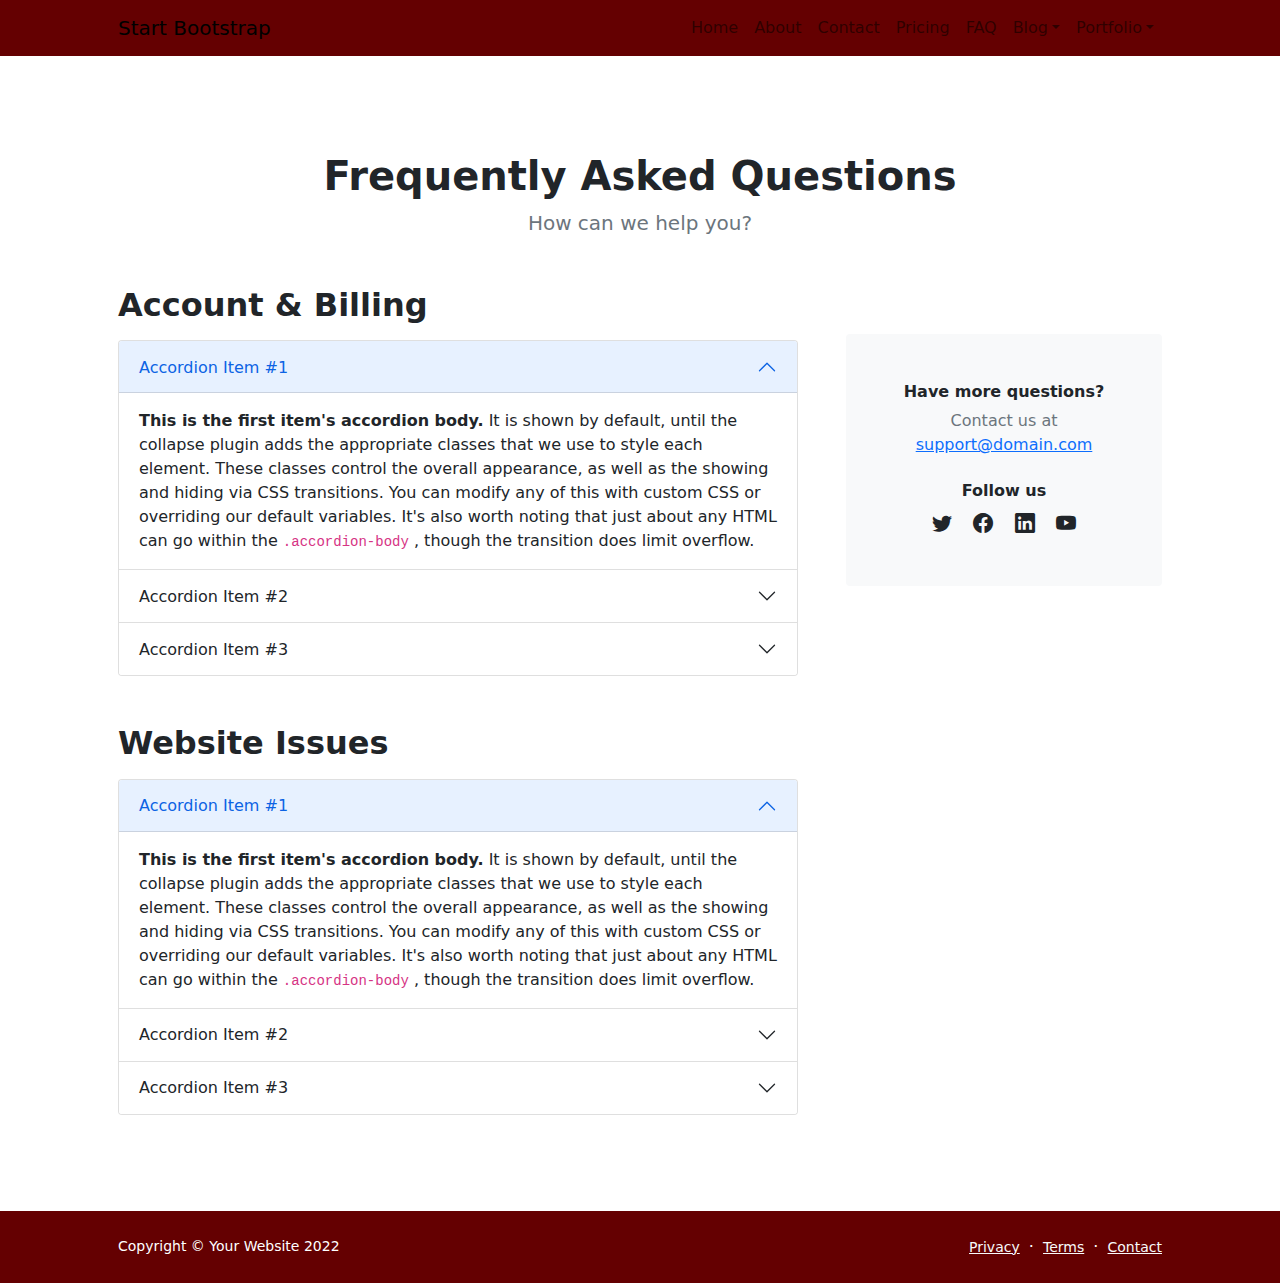
<file: faq.html>
<!DOCTYPE html>
<html lang="en">
    <head>
        <meta charset="utf-8" />
        <meta name="viewport" content="width=device-width, initial-scale=1, shrink-to-fit=no" />
        <meta name="description" content="" />
        <meta name="author" content="" />
        <title>Modern Business - Start Bootstrap Template</title>
        <!-- Favicon-->
        <link rel="icon" type="image/x-icon" href="assets/favicon.ico" />
        <!-- Bootstrap icons-->
        <link href="https://cdn.jsdelivr.net/npm/bootstrap-icons@1.5.0/font/bootstrap-icons.css" rel="stylesheet" />
        <!-- Core theme CSS (includes Bootstrap)-->
        <link href="css/styles.css" rel="stylesheet" />
    </head>
    <body class="d-flex flex-column h-100">
        <main class="flex-shrink-0">
            <!-- Navigation-->
            <nav class="navbar navbar-expand-lg navbar-dark bg-dark">
                <div class="container px-5">
                    <a class="navbar-brand" href="index.html">Start Bootstrap</a>
                    <button class="navbar-toggler" type="button" data-bs-toggle="collapse" data-bs-targeat="#navbarSupportedContent" aria-controls="navbarSupportedContent" aria-expanded="false" aria-label="Toggle navigation"><span class="navbar-toggler-icon"></span></button>
                    <div class="collapse navbar-collapse" id="navbarSupportedContent">
                        <ul class="navbar-nav ms-auto mb-2 mb-lg-0">
                            <li class="nav-item"><a class="nav-link" href="index.html">Home</a></li>
                            <li class="nav-item"><a class="nav-link" href="about.html">About</a></li>
                            <li class="nav-item"><a class="nav-link" href="contact.html">Contact</a></li>
                            <li class="nav-item"><a class="nav-link" href="pricing.html">Pricing</a></li>
                            <li class="nav-item"><a class="nav-link" href="faq.html">FAQ</a></li>
                            <li class="nav-item dropdown">
                                <a class="nav-link dropdown-toggle" id="navbarDropdownBlog" href="#" role="button" data-bs-toggle="dropdown" aria-expanded="false">Blog</a>
                                <ul class="dropdown-menu dropdown-menu-end" aria-labelledby="navbarDropdownBlog">
                                    <li><a class="dropdown-item" href="blog-home.html">Blog Home</a></li>
                                    <li><a class="dropdown-item" href="blog-post.html">Blog Post</a></li>
                                </ul>
                            </li>
                            <li class="nav-item dropdown">
                                <a class="nav-link dropdown-toggle" id="navbarDropdownPortfolio" href="#" role="button" data-bs-toggle="dropdown" aria-expanded="false">Portfolio</a>
                                <ul class="dropdown-menu dropdown-menu-end" aria-labelledby="navbarDropdownPortfolio">
                                    <li><a class="dropdown-item" href="portfolio-overview.html">Portfolio Overview</a></li>
                                    <li><a class="dropdown-item" href="portfolio-item.html">Portfolio Item</a></li>
                                </ul>
                            </li>
                        </ul>
                    </div>
                </div>
            </nav>
            <!-- Page Content-->
            <section class="py-5">
                <div class="container px-5 my-5">
                    <div class="text-center mb-5">
                        <h1 class="fw-bolder">Frequently Asked Questions</h1>
                        <p class="lead fw-normal text-muted mb-0">How can we help you?</p>
                    </div>
                    <div class="row gx-5">
                        <div class="col-xl-8">
                            <!-- FAQ Accordion 1-->
                            <h2 class="fw-bolder mb-3">Account &amp; Billing</h2>
                            <div class="accordion mb-5" id="accordionExample">
                                <div class="accordion-item">
                                    <h3 class="accordion-header" id="headingOne"><button class="accordion-button" type="button" data-bs-toggle="collapse" data-bs-target="#collapseOne" aria-expanded="true" aria-controls="collapseOne">Accordion Item #1</button></h3>
                                    <div class="accordion-collapse collapse show" id="collapseOne" aria-labelledby="headingOne" data-bs-parent="#accordionExample">
                                        <div class="accordion-body">
                                            <strong>This is the first item's accordion body.</strong>
                                            It is shown by default, until the collapse plugin adds the appropriate classes that we use to style each element. These classes control the overall appearance, as well as the showing and hiding via CSS transitions. You can modify any of this with custom CSS or overriding our default variables. It's also worth noting that just about any HTML can go within the
                                            <code>.accordion-body</code>
                                            , though the transition does limit overflow.
                                        </div>
                                    </div>
                                </div>
                                <div class="accordion-item">
                                    <h3 class="accordion-header" id="headingTwo"><button class="accordion-button collapsed" type="button" data-bs-toggle="collapse" data-bs-target="#collapseTwo" aria-expanded="false" aria-controls="collapseTwo">Accordion Item #2</button></h3>
                                    <div class="accordion-collapse collapse" id="collapseTwo" aria-labelledby="headingTwo" data-bs-parent="#accordionExample">
                                        <div class="accordion-body">
                                            <strong>This is the second item's accordion body.</strong>
                                            It is hidden by default, until the collapse plugin adds the appropriate classes that we use to style each element. These classes control the overall appearance, as well as the showing and hiding via CSS transitions. You can modify any of this with custom CSS or overriding our default variables. It's also worth noting that just about any HTML can go within the
                                            <code>.accordion-body</code>
                                            , though the transition does limit overflow.
                                        </div>
                                    </div>
                                </div>
                                <div class="accordion-item">
                                    <h3 class="accordion-header" id="headingThree"><button class="accordion-button collapsed" type="button" data-bs-toggle="collapse" data-bs-target="#collapseThree" aria-expanded="false" aria-controls="collapseThree">Accordion Item #3</button></h3>
                                    <div class="accordion-collapse collapse" id="collapseThree" aria-labelledby="headingThree" data-bs-parent="#accordionExample">
                                        <div class="accordion-body">
                                            <strong>This is the third item's accordion body.</strong>
                                            It is hidden by default, until the collapse plugin adds the appropriate classes that we use to style each element. These classes control the overall appearance, as well as the showing and hiding via CSS transitions. You can modify any of this with custom CSS or overriding our default variables. It's also worth noting that just about any HTML can go within the
                                            <code>.accordion-body</code>
                                            , though the transition does limit overflow.
                                        </div>
                                    </div>
                                </div>
                            </div>
                            <!-- FAQ Accordion 2-->
                            <h2 class="fw-bolder mb-3">Website Issues</h2>
                            <div class="accordion mb-5 mb-xl-0" id="accordionExample2">
                                <div class="accordion-item">
                                    <h3 class="accordion-header" id="headingOne"><button class="accordion-button" type="button" data-bs-toggle="collapse" data-bs-target="#collapseOne" aria-expanded="true" aria-controls="collapseOne">Accordion Item #1</button></h3>
                                    <div class="accordion-collapse collapse show" id="collapseOne" aria-labelledby="headingOne" data-bs-parent="#accordionExample2">
                                        <div class="accordion-body">
                                            <strong>This is the first item's accordion body.</strong>
                                            It is shown by default, until the collapse plugin adds the appropriate classes that we use to style each element. These classes control the overall appearance, as well as the showing and hiding via CSS transitions. You can modify any of this with custom CSS or overriding our default variables. It's also worth noting that just about any HTML can go within the
                                            <code>.accordion-body</code>
                                            , though the transition does limit overflow.
                                        </div>
                                    </div>
                                </div>
                                <div class="accordion-item">
                                    <h3 class="accordion-header" id="headingTwo"><button class="accordion-button collapsed" type="button" data-bs-toggle="collapse" data-bs-target="#collapseTwo" aria-expanded="false" aria-controls="collapseTwo">Accordion Item #2</button></h3>
                                    <div class="accordion-collapse collapse" id="collapseTwo" aria-labelledby="headingTwo" data-bs-parent="#accordionExample2">
                                        <div class="accordion-body">
                                            <strong>This is the second item's accordion body.</strong>
                                            It is hidden by default, until the collapse plugin adds the appropriate classes that we use to style each element. These classes control the overall appearance, as well as the showing and hiding via CSS transitions. You can modify any of this with custom CSS or overriding our default variables. It's also worth noting that just about any HTML can go within the
                                            <code>.accordion-body</code>
                                            , though the transition does limit overflow.
                                        </div>
                                    </div>
                                </div>
                                <div class="accordion-item">
                                    <h3 class="accordion-header" id="headingThree"><button class="accordion-button collapsed" type="button" data-bs-toggle="collapse" data-bs-target="#collapseThree" aria-expanded="false" aria-controls="collapseThree">Accordion Item #3</button></h3>
                                    <div class="accordion-collapse collapse" id="collapseThree" aria-labelledby="headingThree" data-bs-parent="#accordionExample2">
                                        <div class="accordion-body">
                                            <strong>This is the third item's accordion body.</strong>
                                            It is hidden by default, until the collapse plugin adds the appropriate classes that we use to style each element. These classes control the overall appearance, as well as the showing and hiding via CSS transitions. You can modify any of this with custom CSS or overriding our default variables. It's also worth noting that just about any HTML can go within the
                                            <code>.accordion-body</code>
                                            , though the transition does limit overflow.
                                        </div>
                                    </div>
                                </div>
                            </div>
                        </div>
                        <div class="col-xl-4">
                            <div class="card border-0 bg-light mt-xl-5">
                                <div class="card-body p-4 py-lg-5">
                                    <div class="d-flex align-items-center justify-content-center">
                                        <div class="text-center">
                                            <div class="h6 fw-bolder">Have more questions?</div>
                                            <p class="text-muted mb-4">
                                                Contact us at
                                                <br />
                                                <a href="#!">support@domain.com</a>
                                            </p>
                                            <div class="h6 fw-bolder">Follow us</div>
                                            <a class="fs-5 px-2 link-dark" href="#!"><i class="bi-twitter"></i></a>
                                            <a class="fs-5 px-2 link-dark" href="#!"><i class="bi-facebook"></i></a>
                                            <a class="fs-5 px-2 link-dark" href="#!"><i class="bi-linkedin"></i></a>
                                            <a class="fs-5 px-2 link-dark" href="#!"><i class="bi-youtube"></i></a>
                                        </div>
                                    </div>
                                </div>
                            </div>
                        </div>
                    </div>
                </div>
            </section>
        </main>
        <!-- Footer-->
        <footer class="bg-dark py-4 mt-auto">
            <div class="container px-5">
                <div class="row align-items-center justify-content-between flex-column flex-sm-row">
                    <div class="col-auto"><div class="small m-0 text-white">Copyright &copy; Your Website 2022</div></div>
                    <div class="col-auto">
                        <a class="link-light small" href="#!">Privacy</a>
                        <span class="text-white mx-1">&middot;</span>
                        <a class="link-light small" href="#!">Terms</a>
                        <span class="text-white mx-1">&middot;</span>
                        <a class="link-light small" href="#!">Contact</a>
                    </div>
                </div>
            </div>
        </footer>
        <!-- Bootstrap core JS-->
        <script src="https://cdn.jsdelivr.net/npm/bootstrap@5.1.3/dist/js/bootstrap.bundle.min.js"></script>
        <!-- Core theme JS-->
        <script src="js/scripts.js"></script>
    </body>
</html>
</file>
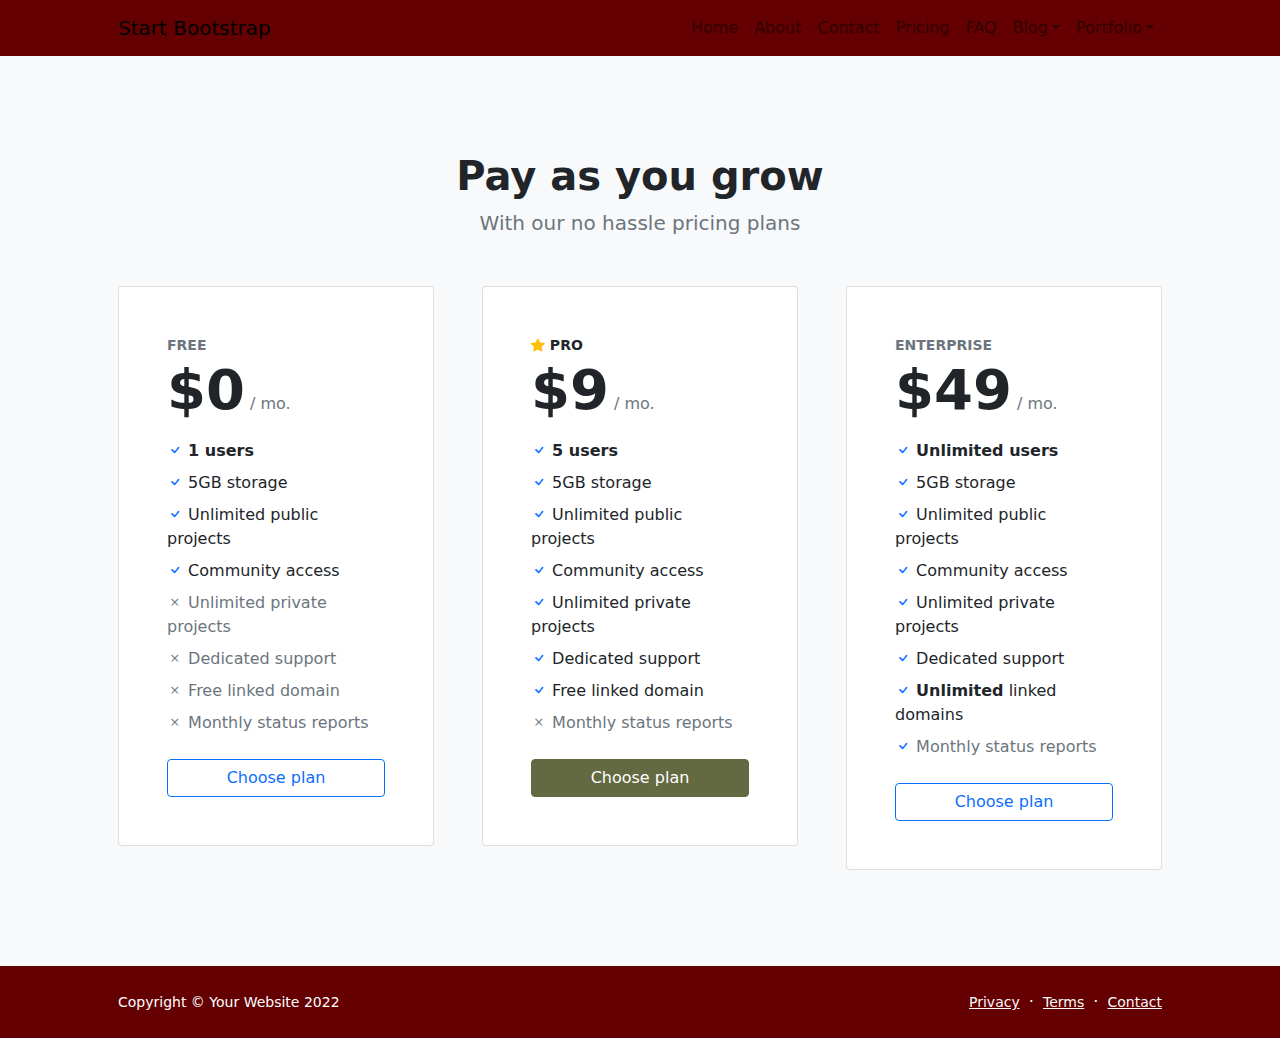
<file: machine-learning.html>
<!DOCTYPE html>
<html lang="en">
    <head>
        <meta charset="utf-8" />
        <meta name="viewport" content="width=device-width, initial-scale=1, shrink-to-fit=no" />
        <meta name="description" content="" />
        <meta name="author" content="" />
        <title>Modern Business - Start Bootstrap Template</title>
        <!-- Favicon-->
        <link rel="icon" type="image/x-icon" href="assets/favicon.ico" />
        <!-- Bootstrap icons-->
        <link href="https://cdn.jsdelivr.net/npm/bootstrap-icons@1.5.0/font/bootstrap-icons.css" rel="stylesheet" />
        <!-- Core theme CSS (includes Bootstrap)-->
        <link href="css/styles.css" rel="stylesheet" />
    </head>
    <body class="d-flex flex-column">
        <main class="flex-shrink-0">
            <!-- Navigation-->
            <nav class="navbar navbar-expand-lg navbar-dark bg-dark">
                <div class="container px-5">
                    <a class="navbar-brand" href="index.html">Start Bootstrap</a>
                    <button class="navbar-toggler" type="button" data-bs-toggle="collapse" data-bs-target="#navbarSupportedContent" aria-controls="navbarSupportedContent" aria-expanded="false" aria-label="Toggle navigation"><span class="navbar-toggler-icon"></span></button>
                    <div class="collapse navbar-collapse" id="navbarSupportedContent">
                        <ul class="navbar-nav ms-auto mb-2 mb-lg-0">
                            <li class="nav-item"><a class="nav-link" href="index.html">Home</a></li>
                            <li class="nav-item"><a class="nav-link" href="about.html">About</a></li>
                            <li class="nav-item"><a class="nav-link" href="contact.html">Contact</a></li>
                            <li class="nav-item"><a class="nav-link" href="pricing.html">Pricing</a></li>
                            <li class="nav-item"><a class="nav-link" href="faq.html">FAQ</a></li>
                            <li class="nav-item dropdown">
                                <a class="nav-link dropdown-toggle" id="navbarDropdownBlog" href="#" role="button" data-bs-toggle="dropdown" aria-expanded="false">Blog</a>
                                <ul class="dropdown-menu dropdown-menu-end" aria-labelledby="navbarDropdownBlog">
                                    <li><a class="dropdown-item" href="blog-home.html">Blog Home</a></li>
                                    <li><a class="dropdown-item" href="blog-post.html">Blog Post</a></li>
                                </ul>
                            </li>
                            <li class="nav-item dropdown">
                                <a class="nav-link dropdown-toggle" id="navbarDropdownPortfolio" href="#" role="button" data-bs-toggle="dropdown" aria-expanded="false">Portfolio</a>
                                <ul class="dropdown-menu dropdown-menu-end" aria-labelledby="navbarDropdownPortfolio">
                                    <li><a class="dropdown-item" href="portfolio-overview.html">Portfolio Overview</a></li>
                                    <li><a class="dropdown-item" href="portfolio-item.html">Portfolio Item</a></li>
                                </ul>
                            </li>
                        </ul>
                    </div>
                </div>
            </nav>
            <!-- Pricing section-->
            <section class="bg-light py-5">
                <div class="container px-5 my-5">
                    <div class="text-center mb-5">
                        <h1 class="fw-bolder">Pay as you grow</h1>
                        <p class="lead fw-normal text-muted mb-0">With our no hassle pricing plans</p>
                    </div>
                    <div class="row gx-5 justify-content-center">
                        <!-- Pricing card free-->
                        <div class="col-lg-6 col-xl-4">
                            <div class="card mb-5 mb-xl-0">
                                <div class="card-body p-5">
                                    <div class="small text-uppercase fw-bold text-muted">Free</div>
                                    <div class="mb-3">
                                        <span class="display-4 fw-bold">$0</span>
                                        <span class="text-muted">/ mo.</span>
                                    </div>
                                    <ul class="list-unstyled mb-4">
                                        <li class="mb-2">
                                            <i class="bi bi-check text-primary"></i>
                                            <strong>1 users</strong>
                                        </li>
                                        <li class="mb-2">
                                            <i class="bi bi-check text-primary"></i>
                                            5GB storage
                                        </li>
                                        <li class="mb-2">
                                            <i class="bi bi-check text-primary"></i>
                                            Unlimited public projects
                                        </li>
                                        <li class="mb-2">
                                            <i class="bi bi-check text-primary"></i>
                                            Community access
                                        </li>
                                        <li class="mb-2 text-muted">
                                            <i class="bi bi-x"></i>
                                            Unlimited private projects
                                        </li>
                                        <li class="mb-2 text-muted">
                                            <i class="bi bi-x"></i>
                                            Dedicated support
                                        </li>
                                        <li class="mb-2 text-muted">
                                            <i class="bi bi-x"></i>
                                            Free linked domain
                                        </li>
                                        <li class="text-muted">
                                            <i class="bi bi-x"></i>
                                            Monthly status reports
                                        </li>
                                    </ul>
                                    <div class="d-grid"><a class="btn btn-outline-primary" href="#!">Choose plan</a></div>
                                </div>
                            </div>
                        </div>
                        <!-- Pricing card pro-->
                        <div class="col-lg-6 col-xl-4">
                            <div class="card mb-5 mb-xl-0">
                                <div class="card-body p-5">
                                    <div class="small text-uppercase fw-bold">
                                        <i class="bi bi-star-fill text-warning"></i>
                                        Pro
                                    </div>
                                    <div class="mb-3">
                                        <span class="display-4 fw-bold">$9</span>
                                        <span class="text-muted">/ mo.</span>
                                    </div>
                                    <ul class="list-unstyled mb-4">
                                        <li class="mb-2">
                                            <i class="bi bi-check text-primary"></i>
                                            <strong>5 users</strong>
                                        </li>
                                        <li class="mb-2">
                                            <i class="bi bi-check text-primary"></i>
                                            5GB storage
                                        </li>
                                        <li class="mb-2">
                                            <i class="bi bi-check text-primary"></i>
                                            Unlimited public projects
                                        </li>
                                        <li class="mb-2">
                                            <i class="bi bi-check text-primary"></i>
                                            Community access
                                        </li>
                                        <li class="mb-2">
                                            <i class="bi bi-check text-primary"></i>
                                            Unlimited private projects
                                        </li>
                                        <li class="mb-2">
                                            <i class="bi bi-check text-primary"></i>
                                            Dedicated support
                                        </li>
                                        <li class="mb-2">
                                            <i class="bi bi-check text-primary"></i>
                                            Free linked domain
                                        </li>
                                        <li class="text-muted">
                                            <i class="bi bi-x"></i>
                                            Monthly status reports
                                        </li>
                                    </ul>
                                    <div class="d-grid"><a class="btn btn-primary" href="#!">Choose plan</a></div>
                                </div>
                            </div>
                        </div>
                        <!-- Pricing card enterprise-->
                        <div class="col-lg-6 col-xl-4">
                            <div class="card">
                                <div class="card-body p-5">
                                    <div class="small text-uppercase fw-bold text-muted">Enterprise</div>
                                    <div class="mb-3">
                                        <span class="display-4 fw-bold">$49</span>
                                        <span class="text-muted">/ mo.</span>
                                    </div>
                                    <ul class="list-unstyled mb-4">
                                        <li class="mb-2">
                                            <i class="bi bi-check text-primary"></i>
                                            <strong>Unlimited users</strong>
                                        </li>
                                        <li class="mb-2">
                                            <i class="bi bi-check text-primary"></i>
                                            5GB storage
                                        </li>
                                        <li class="mb-2">
                                            <i class="bi bi-check text-primary"></i>
                                            Unlimited public projects
                                        </li>
                                        <li class="mb-2">
                                            <i class="bi bi-check text-primary"></i>
                                            Community access
                                        </li>
                                        <li class="mb-2">
                                            <i class="bi bi-check text-primary"></i>
                                            Unlimited private projects
                                        </li>
                                        <li class="mb-2">
                                            <i class="bi bi-check text-primary"></i>
                                            Dedicated support
                                        </li>
                                        <li class="mb-2">
                                            <i class="bi bi-check text-primary"></i>
                                            <strong>Unlimited</strong>
                                            linked domains
                                        </li>
                                        <li class="text-muted">
                                            <i class="bi bi-check text-primary"></i>
                                            Monthly status reports
                                        </li>
                                    </ul>
                                    <div class="d-grid"><a class="btn btn-outline-primary" href="#!">Choose plan</a></div>
                                </div>
                            </div>
                        </div>
                    </div>
                </div>
            </section>
        </main>
        <!-- Footer-->
        <footer class="bg-dark py-4 mt-auto">
            <div class="container px-5">
                <div class="row align-items-center justify-content-between flex-column flex-sm-row">
                    <div class="col-auto"><div class="small m-0 text-white">Copyright &copy; Your Website 2022</div></div>
                    <div class="col-auto">
                        <a class="link-light small" href="#!">Privacy</a>
                        <span class="text-white mx-1">&middot;</span>
                        <a class="link-light small" href="#!">Terms</a>
                        <span class="text-white mx-1">&middot;</span>
                        <a class="link-light small" href="#!">Contact</a>
                    </div>
                </div>
            </div>
        </footer>
        <!-- Bootstrap core JS-->
        <script src="https://cdn.jsdelivr.net/npm/bootstrap@5.1.3/dist/js/bootstrap.bundle.min.js"></script>
        <!-- Core theme JS-->
        <script src="js/scripts.js"></script>
    </body>
</html>
</file>
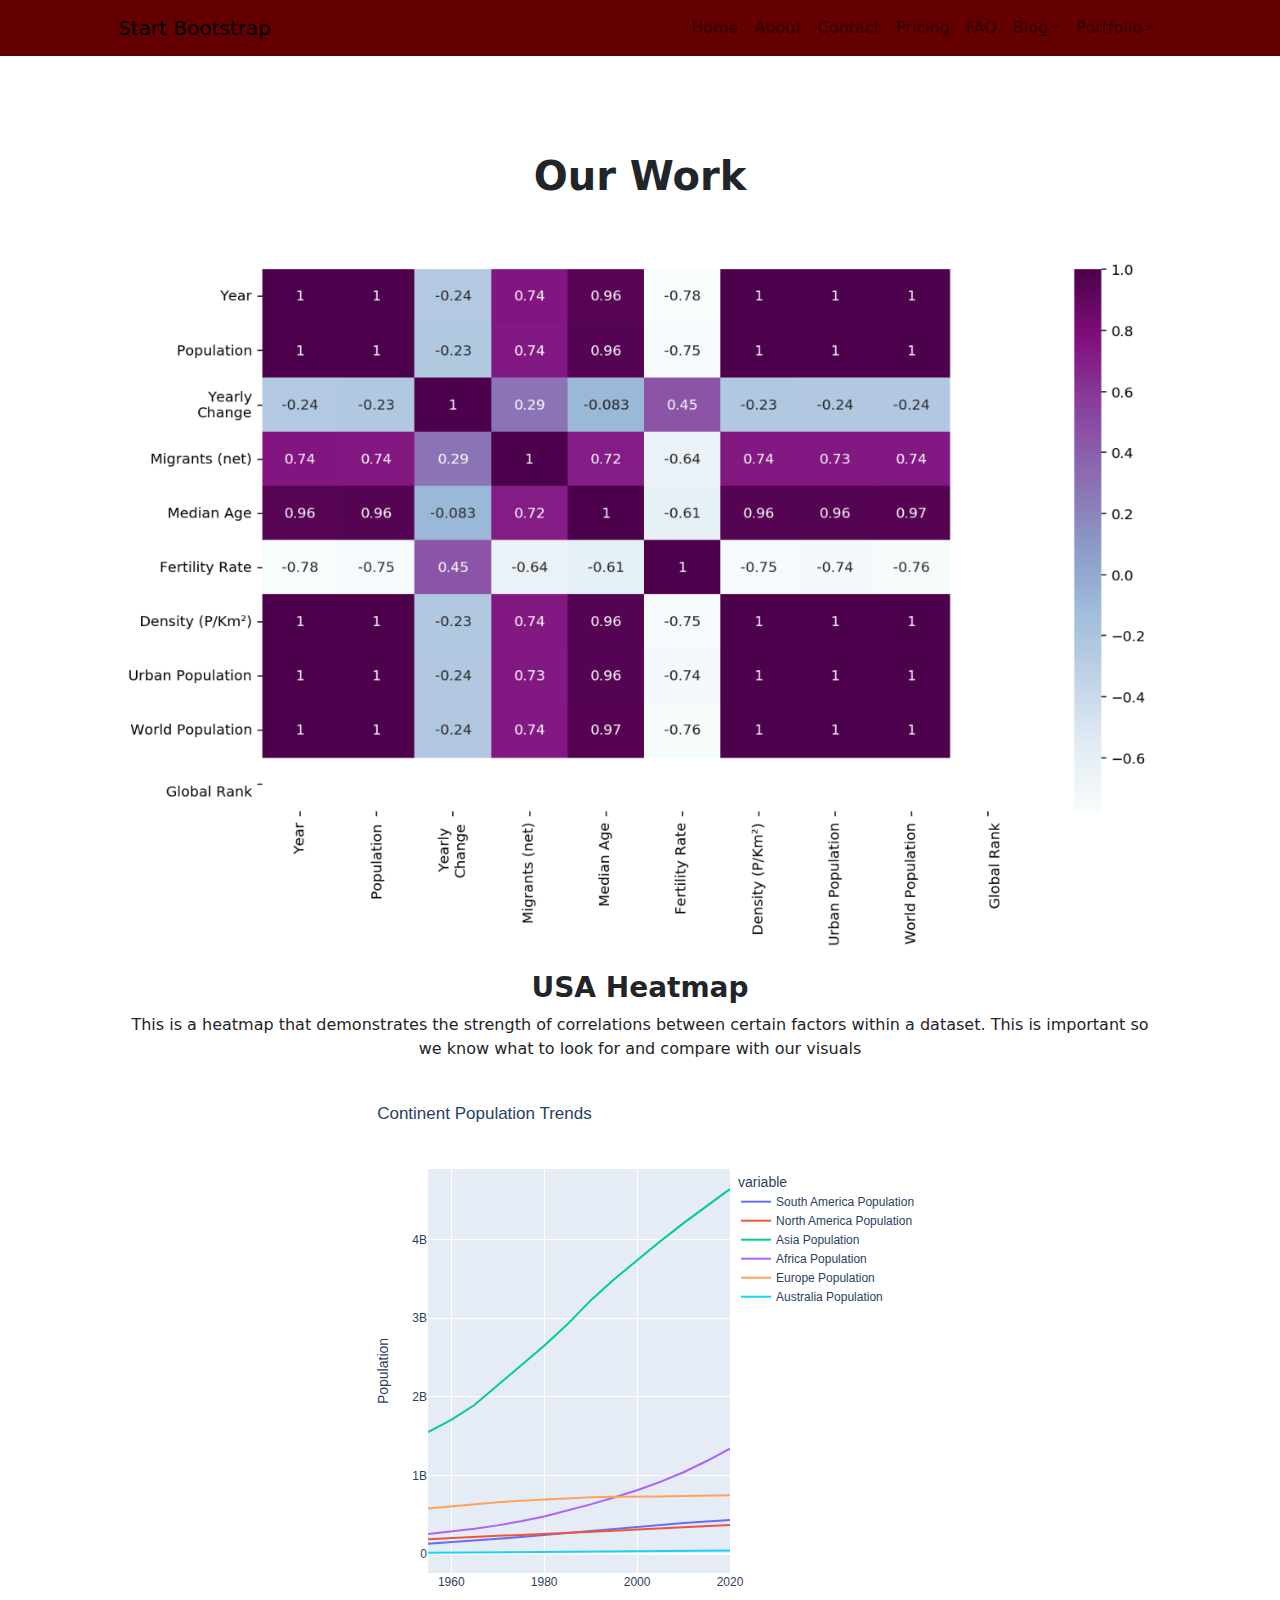
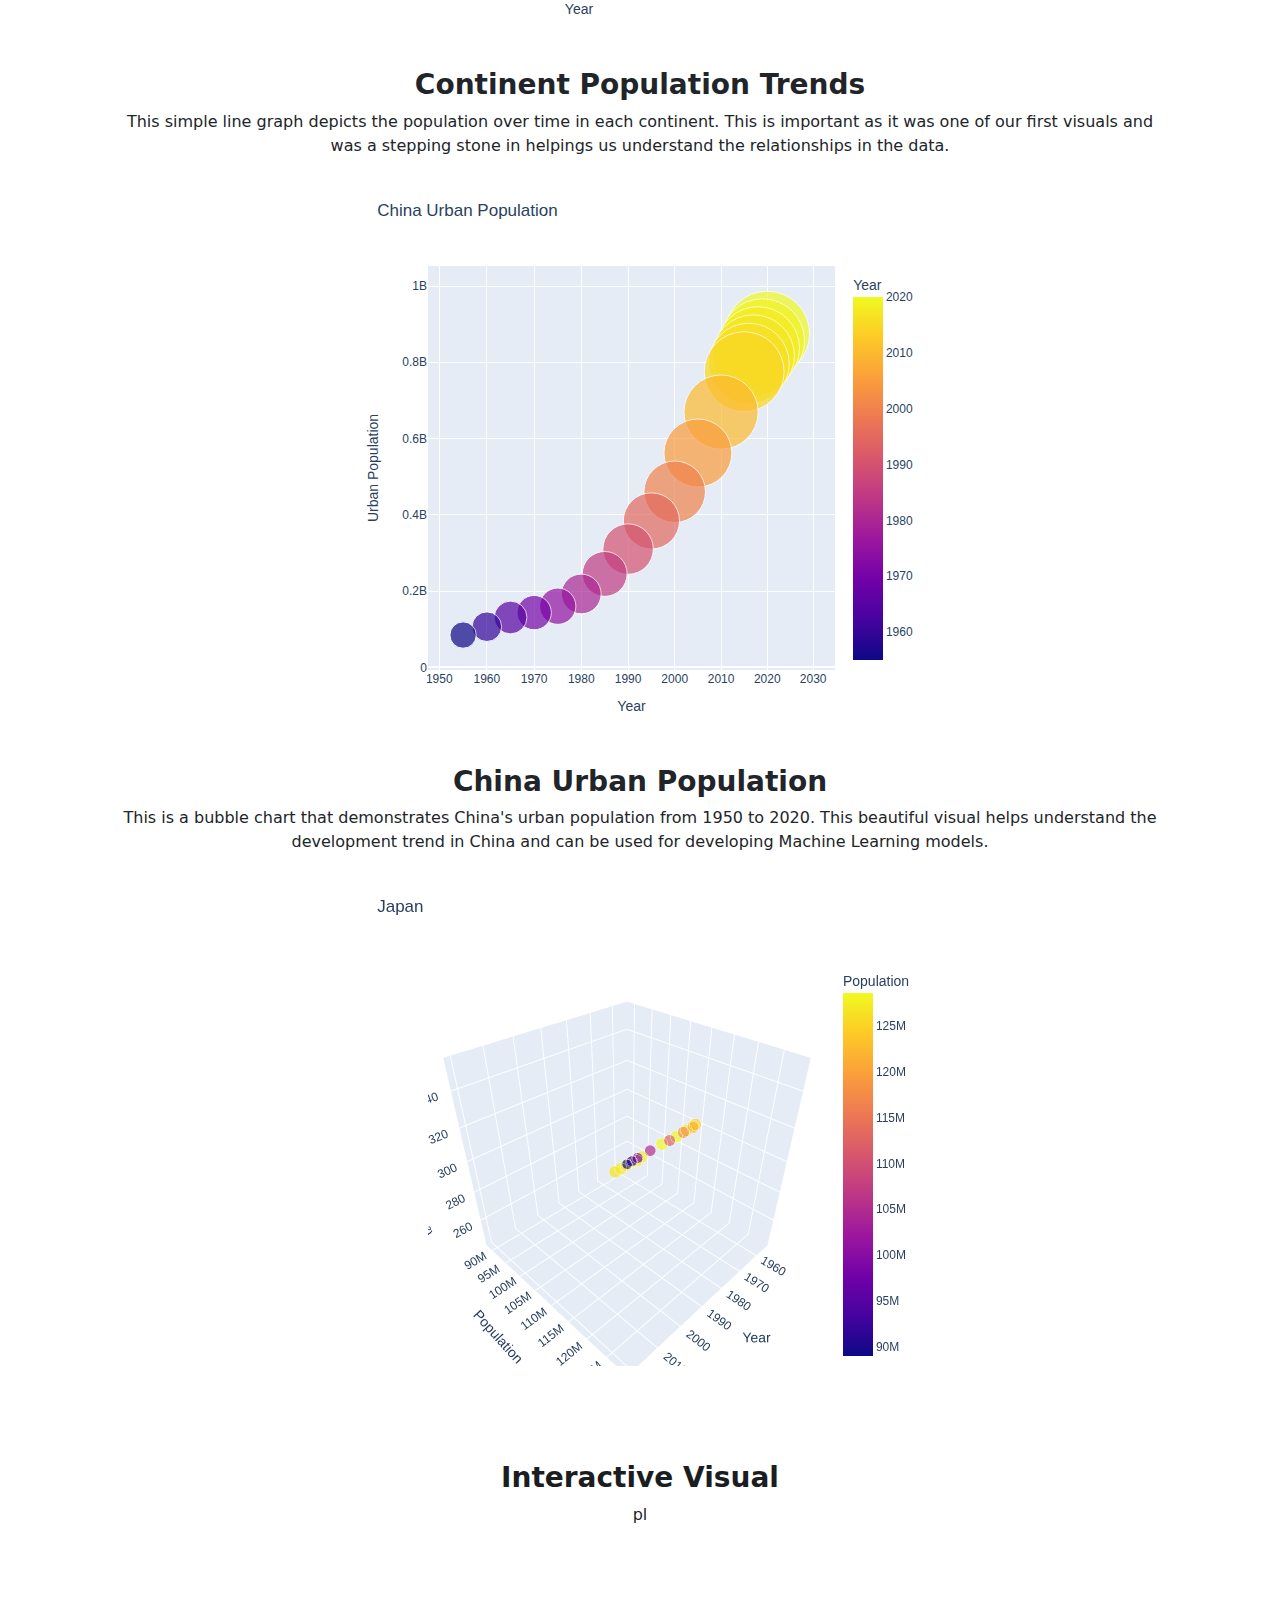
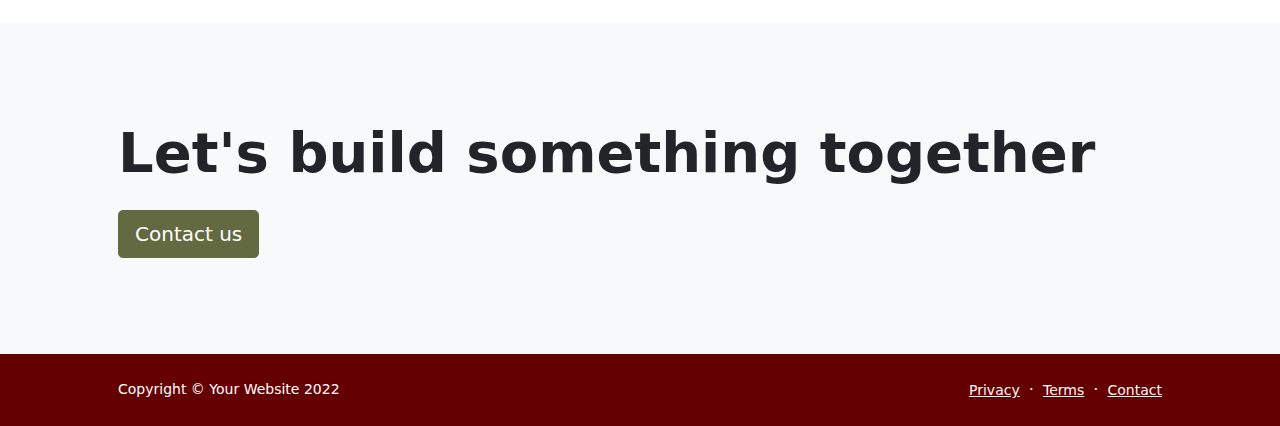
<file: visuals.html>
<!DOCTYPE html>
<html lang="en">
    <head>
        <meta charset="utf-8" />
        <meta name="viewport" content="width=device-width, initial-scale=1, shrink-to-fit=no" />
        <meta name="description" content />
        <meta name="author" content />
        <title>Modern Business - Start Bootstrap Template</title>
        <!-- Favicon-->
        <link rel="icon" type="image/x-icon" href="assets/favicon.ico" />
        <!-- Bootstrap icons-->
        <link href="https://cdn.jsdelivr.net/npm/bootstrap-icons@1.5.0/font/bootstrap-icons.css" rel="stylesheet" />
        <!-- Core theme CSS (includes Bootstrap)-->
        <link href="css/styles.css" rel="stylesheet" />
    </head>
    <body class="d-flex flex-column">
        <main class="flex-shrink-0">
            <!-- Navigation-->
            <nav class="navbar navbar-expand-lg navbar-dark bg-dark">
                <div class="container px-5">
                    <a class="navbar-brand" href="index.html">Start Bootstrap</a>
                    <button class="navbar-toggler" type="button" data-bs-toggle="collapse" data-bs-target="#navbarSupportedContent" aria-controls="navbarSupportedContent" aria-expanded="false" aria-label="Toggle navigation"><span class="navbar-toggler-icon"></span></button>
                    <div class="collapse navbar-collapse" id="navbarSupportedContent">
                        <ul class="navbar-nav ms-auto mb-2 mb-lg-0">
                            <li class="nav-item"><a class="nav-link" href="index.html">Home</a></li>
                            <li class="nav-item"><a class="nav-link" href="about.html">About</a></li>
                            <li class="nav-item"><a class="nav-link" href="contact.html">Contact</a></li>
                            <li class="nav-item"><a class="nav-link" href="pricing.html">Pricing</a></li>
                            <li class="nav-item"><a class="nav-link" href="faq.html">FAQ</a></li>
                            <li class="nav-item dropdown">
                                <a class="nav-link dropdown-toggle" id="navbarDropdownBlog" href="#" role="button" data-bs-toggle="dropdown" aria-expanded="false">Blog</a>
                                <ul class="dropdown-menu dropdown-menu-end" aria-labelledby="navbarDropdownBlog">
                                    <li><a class="dropdown-item" href="blog-home.html">Blog Home</a></li>
                                    <li><a class="dropdown-item" href="blog-post.html">Blog Post</a></li>
                                </ul>
                            </li>
                            <li class="nav-item dropdown">
                                <a class="nav-link dropdown-toggle" id="navbarDropdownPortfolio" href="#" role="button" data-bs-toggle="dropdown" aria-expanded="false">Portfolio</a>
                                <ul class="dropdown-menu dropdown-menu-end" aria-labelledby="navbarDropdownPortfolio">
                                    <li><a class="dropdown-item" href="portfolio-overview.html">Portfolio Overview</a></li>
                                    <li><a class="dropdown-item" href="portfolio-item.html">Portfolio Item</a></li>
                                </ul>
                            </li>
                        </ul>
                    </div>
                </div>
            </nav>
            <!-- Page content-->
            <section class="py-5">
                <div class="container px-5 my-5">
                    <div class="text-center mb-5">
                        <h1 class="fw-bolder">Our Work</h1>
                        
                    </div>
                    <div class="row gx-5">
                        <center class="">
                            <div class="">
                                <img class="img-fluid rounded-3 mb-3" src="./assets/fig5.png" alt="..." />
                                <div class="h3 fw-bolder text-decoration-none link-dark stretched-link">USA Heatmap</div>
                              <p class="mb-0">This is a heatmap that demonstrates the strength of correlations between certain factors within a dataset. This is important so we know what to look for and compare with our visuals</p>
                            </div>
                        </center>
                        <center class="">
                            <center class="">
                                <iframe width="600" height="600" title="Continent Population over Time" src="./assets/fig4.html"></iframe>
                                <div class="h3 fw-bolder text-decoration-none link-dark stretched-link">Continent Population Trends</div>
                              
                              <p class="mb-0">This simple line graph depicts the population over time in each continent. This is important as it was one of our first visuals and was a stepping stone in helpings us understand the relationships in the data.</p>
                            </center>
                        </center>
                        <center class="">
                            <center class="">
                                <iframe width="600" height="600" title="China Urban Population" src="./assets/fig2.html"></iframe>
                                <div class="h3 fw-bolder text-decoration-none link-dark stretched-link">China Urban Population</div>
                              <p class="mb-0">This is a bubble chart that demonstrates China's urban population from 1950 to 2020. This beautiful visual helps understand the development trend in China and can be used for developing Machine Learning models. </p>
                            </center>
                        </center>
                        <center class="">
                            <center class="">
                                <iframe width="600" height="600" title="Fully Interactive Visual" src="./assets/fig1.html"></iframe>
                                <div class="h3 fw-bolder text-decoration-none link-dark stretched-link">Interactive Visual</div>
                              <p class="mb-0">pl</p>
                            </center>
                        </center>
                    </div>
                </div>
            </section>
            <section class="py-5 bg-light">
                <div class="container px-5 my-5">
                    <h2 class="display-4 fw-bolder mb-4">Let's build something together</h2>
                    <a class="btn btn-lg btn-primary" href="#!">Contact us</a>
                </div>
            </section>
        </main>
        <!-- Footer-->
        <footer class="bg-dark py-4 mt-auto">
            <div class="container px-5">
                <div class="row align-items-center justify-content-between flex-column flex-sm-row">
                    <div class="col-auto"><div class="small m-0 text-white">Copyright &copy; Your Website 2022</div></div>
                    <div class="col-auto">
                        <a class="link-light small" href="#!">Privacy</a>
                        <span class="text-white mx-1">&middot;</span>
                        <a class="link-light small" href="#!">Terms</a>
                        <span class="text-white mx-1">&middot;</span>
                        <a class="link-light small" href="#!">Contact</a>
                    </div>
                </div>
            </div>
        </footer>
        <!-- Bootstrap core JS-->
        <script src="https://cdn.jsdelivr.net/npm/bootstrap@5.1.3/dist/js/bootstrap.bundle.min.js"></script>
        <!-- Core theme JS-->
        <script src="js/scripts.js"></script>
        <!-- * * * * * * * * * * * * * * * * * * * * * * * * * * * * * * * * * * * * * * * *-->
        <!-- * *                               SB Forms JS                               * *-->
        <!-- * * Activate your form at https://startbootstrap.com/solution/contact-forms * *-->
        <!-- * * * * * * * * * * * * * * * * * * * * * * * * * * * * * * * * * * * * * * * *-->
        <script src="https://cdn.startbootstrap.com/sb-forms-latest.js"></script>
    </body>
</html>
</file>
